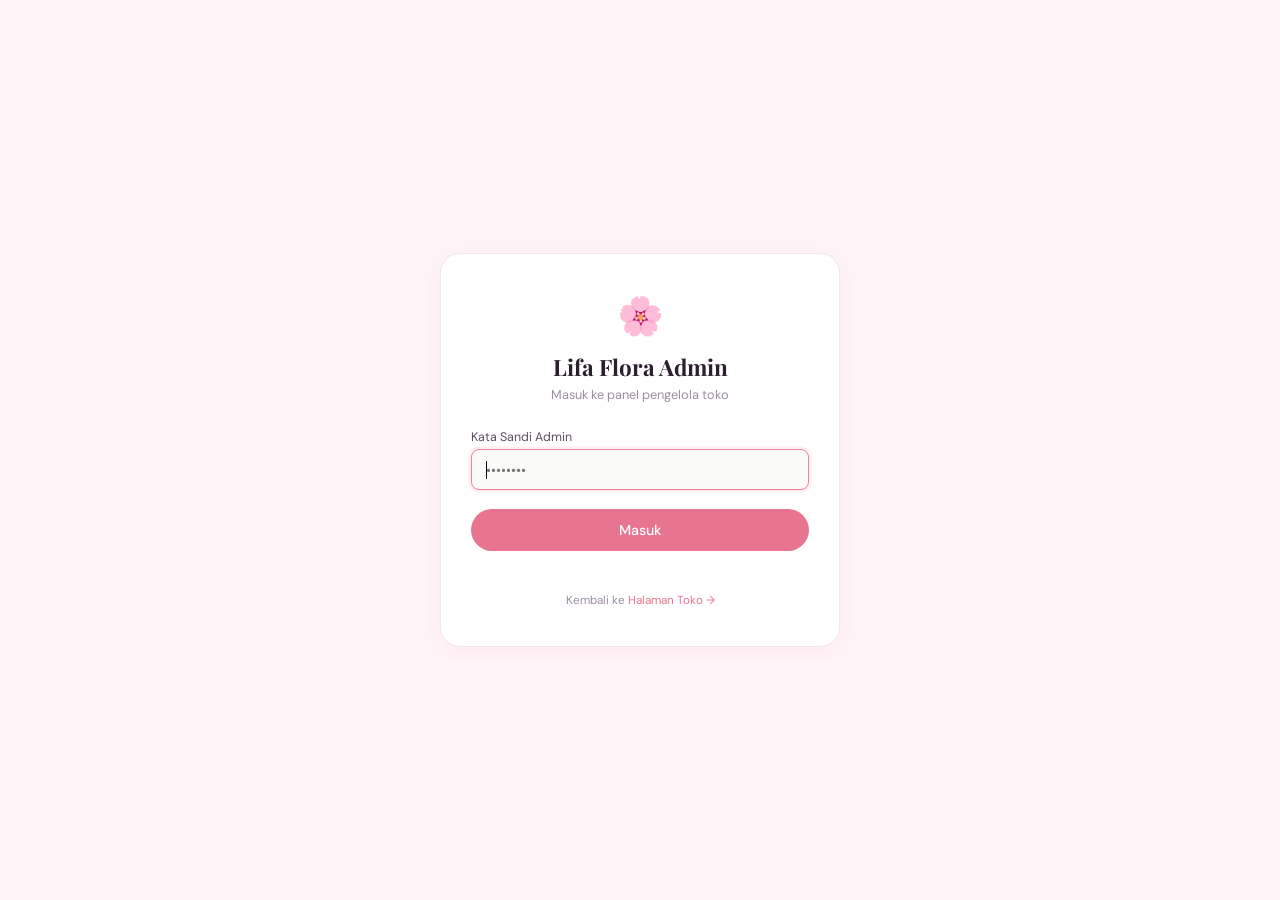
<file: admin.html>
<!DOCTYPE html>
<html lang="id">
<head>
  <meta charset="UTF-8" />
  <meta http-equiv="refresh" content="0; url=admin_login.html" />
  <title>Admin — Lifa Flora</title>
</head>
<body>
  <p>Mengalihkan ke <a href="admin_login.html">halaman admin baru...</a></p>
</body>
</html>
</file>
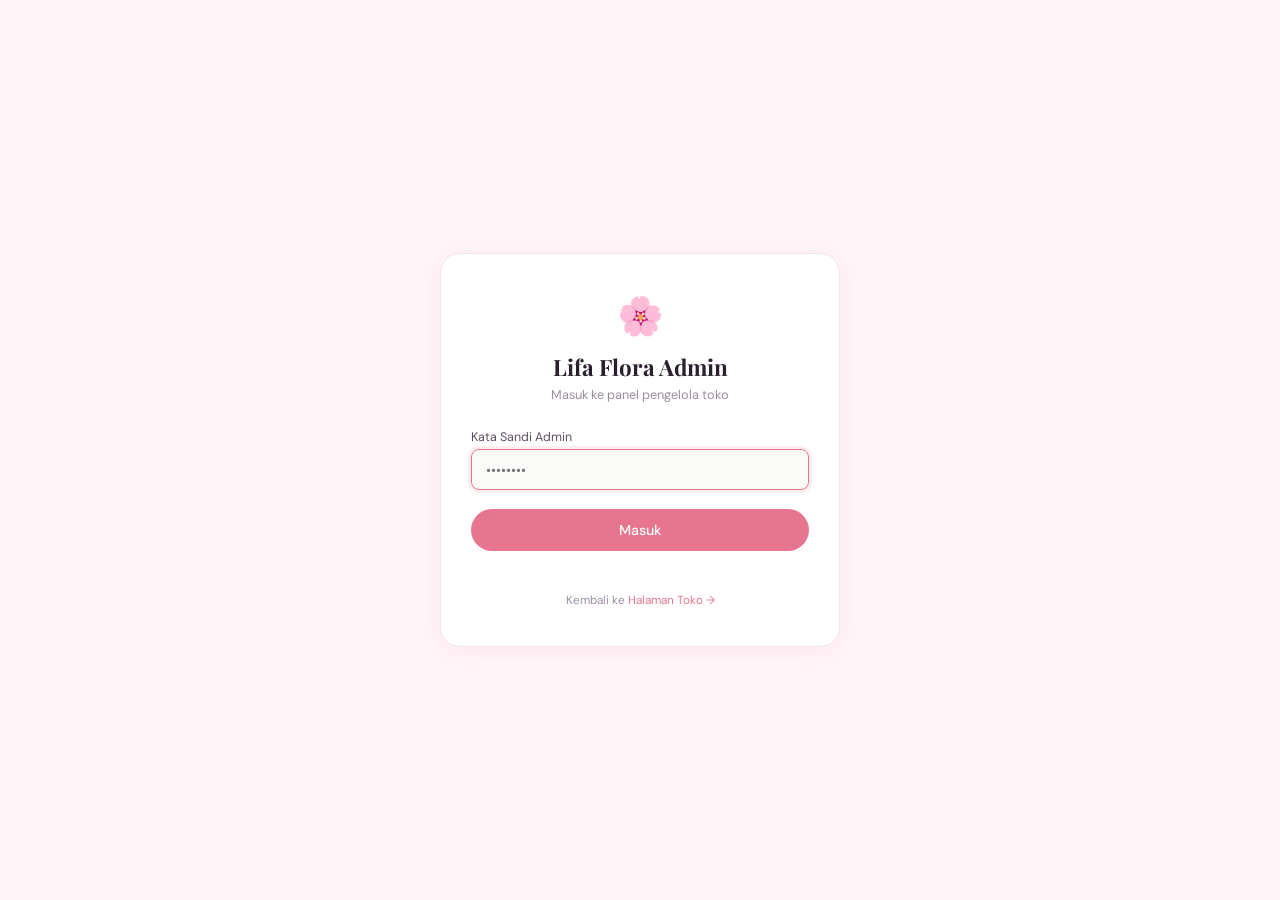
<file: admin_dashboard.html>
<!DOCTYPE html>
<html lang="id">
<head>
  <meta charset="UTF-8" />
  <meta name="viewport" content="width=device-width, initial-scale=1.0" />
  <title>Dashboard — Lifa Flora Admin</title>
  <link href="https://fonts.googleapis.com/css2?family=Playfair+Display:wght@600;700&family=DM+Sans:wght@300;400;500&display=swap" rel="stylesheet" />
  <link rel="stylesheet" href="admin_style.css" />
</head>
<body>

<div class="ad-shell">

  <!-- SIDEBAR -->
  <aside class="ad-sidebar">
    <div class="ad-brand">
      <div class="ad-brand-icon">🌸</div>
      <div class="ad-brand-name">Lifa <em>Flora</em></div>
      <div class="ad-brand-sub">Panel Admin</div>
    </div>
    <nav class="ad-nav">
      <a href="admin_dashboard.html" class="ad-nav-link active"><span class="ad-nav-icon">📊</span> Dashboard</a>
      <a href="admin_produk.html"    class="ad-nav-link"><span class="ad-nav-icon">🌹</span> Produk</a>
      <a href="admin_pesanan.html"   class="ad-nav-link"><span class="ad-nav-icon">📦</span> Pesanan</a>
    </nav>
    <div class="ad-sidebar-footer">
      <button class="ad-logout-btn" onclick="doLogout()">🚪 Keluar</button>
    </div>
  </aside>

  <!-- MAIN -->
  <main class="ad-main">
    <div class="ad-topbar">
      <div>
        <div class="ad-page-title">Dashboard</div>
        <div class="ad-page-sub">Selamat datang kembali, Admin 👋</div>
      </div>
    </div>
    <!-- Stat cards -->
    <div class="ad-stat-grid">
      <div class="ad-stat-card">
        <div class="ad-stat-icon">🌹</div>
        <div class="ad-stat-val" id="statProduk">—</div>
        <div class="ad-stat-label">Total Produk</div>
      </div>
      <div class="ad-stat-card">
        <div class="ad-stat-icon">📦</div>
        <div class="ad-stat-val" id="statPesanan">—</div>
        <div class="ad-stat-label">Total Pesanan</div>
      </div>
      <div class="ad-stat-card">
        <div class="ad-stat-icon">💰</div>
        <div class="ad-stat-val" id="statRevenue">—</div>
        <div class="ad-stat-label">Total Pendapatan</div>
      </div>
      <div class="ad-stat-card">
        <div class="ad-stat-icon">⚠️</div>
        <div class="ad-stat-val" id="statStok">—</div>
        <div class="ad-stat-label">Stok Hampir Habis</div>
      </div>
    </div>

    <!-- Grid bawah -->
    <div class="ad-dash-grid">

      <!-- Pesanan terbaru -->
      <div class="ad-card">
        <div class="ad-card-header">
          <span class="ad-card-title">📦 Pesanan Terbaru</span>
          <a href="admin_pesanan.html" class="ad-link">Lihat semua →</a>
        </div>
        <div class="ad-table-wrap">
          <table class="ad-table">
            <thead>
              <tr>
                <th>No.</th>
                <th>Pembeli</th>
                <th>Total</th>
                <th>Status</th>
                <th>Tanggal</th>
              </tr>
            </thead>
            <tbody id="dashRecentOrders">
              <tr><td colspan="5" class="ad-empty">Memuat...</td></tr>
            </tbody>
          </table>
        </div>
      </div>

      <!-- Stok rendah -->
      <div class="ad-card">
        <div class="ad-card-header">
          <span class="ad-card-title">⚠️ Stok Hampir Habis</span>
          <a href="admin_produk.html" class="ad-link">Kelola →</a>
        </div>
        <div class="ad-table-wrap">
          <table class="ad-table">
            <thead>
              <tr>
                <th>Produk</th>
                <th>Stok</th>
                <th>Aksi</th>
              </tr>
            </thead>
            <tbody id="dashStokRendah">
              <tr><td colspan="3" class="ad-empty">Memuat...</td></tr>
            </tbody>
          </table>
        </div>
      </div>

    </div>
  </main>
</div>

<div class="toast" id="toast"></div>
<script src="admin_script.js"></script>
<script>initDashboard();</script>
</body>
</html>
</file>
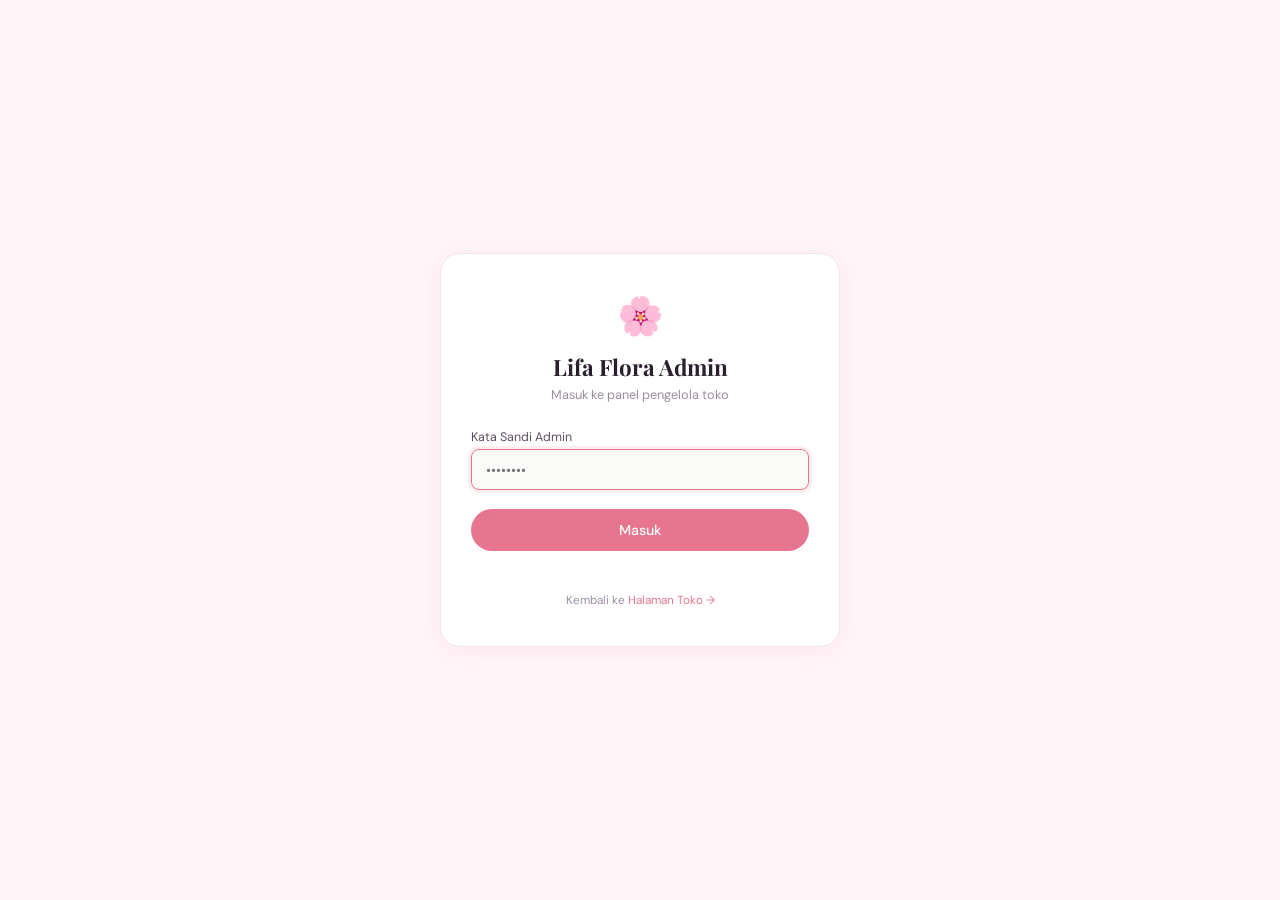
<file: admin_edit_produk.html>
<!DOCTYPE html>
<html lang="id">
<head>
  <meta charset="UTF-8" />
  <meta name="viewport" content="width=device-width, initial-scale=1.0" />
  <title>Edit Produk — Lifa Flora Admin</title>
  <link href="https://fonts.googleapis.com/css2?family=Playfair+Display:wght@600;700&family=DM+Sans:wght@300;400;500&display=swap" rel="stylesheet" />
  <link rel="stylesheet" href="admin_style.css" />
  <style>
    .foto-upload-area {
      border: 2px dashed var(--ad-border);
      border-radius: var(--ad-radius);
      padding: 1.25rem;
      text-align: center;
      cursor: pointer;
      transition: all 0.2s;
      background: var(--ad-offwhite);
      position: relative;
    }
    .foto-upload-area:hover { border-color: var(--ad-pink); background: var(--ad-pink-lt); }
    .foto-upload-area input[type="file"] {
      position: absolute; inset: 0; opacity: 0; cursor: pointer; width: 100%; height: 100%;
    }
    .foto-upload-icon { font-size: 2rem; margin-bottom: 0.35rem; }
    .foto-upload-text { font-size: 0.82rem; color: var(--ad-muted); }
    .foto-preview-wrap {
      display: none; position: relative;
      border-radius: var(--ad-radius); overflow: hidden;
      border: 2px solid var(--ad-pink);
    }
    .foto-preview-wrap img {
      width: 100%; height: 160px; object-fit: cover; display: block;
    }
    .foto-preview-remove {
      position: absolute; top: 6px; right: 6px;
      background: rgba(0,0,0,0.6); color: white;
      border: none; border-radius: 50%;
      width: 24px; height: 24px; cursor: pointer;
      font-size: 0.75rem; display: flex; align-items: center; justify-content: center;
    }
    .foto-current {
      border: 1px solid var(--ad-border);
      border-radius: var(--ad-radius);
      overflow: hidden;
      margin-bottom: 0.5rem;
    }
    .foto-current img { width: 100%; height: 140px; object-fit: cover; display: block; }
    .foto-current-label {
      font-size: 0.72rem; color: var(--ad-muted);
      padding: 0.3rem 0.5rem; background: var(--ad-offwhite);
      text-align: center;
    }
  </style>
</head>
<body>

<div class="ad-shell">

  <!-- SIDEBAR -->
  <aside class="ad-sidebar">
    <div class="ad-brand">
      <div class="ad-brand-icon">🌸</div>
      <div class="ad-brand-name">Lifa <em>Flora</em></div>
      <div class="ad-brand-sub">Panel Admin</div>
    </div>
    <nav class="ad-nav">
      <a href="admin_dashboard.html" class="ad-nav-link"><span class="ad-nav-icon">📊</span> Dashboard</a>
      <a href="admin_produk.html"    class="ad-nav-link active"><span class="ad-nav-icon">🌹</span> Produk</a>
      <a href="admin_pesanan.html"   class="ad-nav-link"><span class="ad-nav-icon">📦</span> Pesanan</a>
    </nav>
    <div class="ad-sidebar-footer">
      <button class="ad-logout-btn" onclick="doLogout()">🚪 Keluar</button>
    </div>
  </aside>

  <!-- MAIN -->
  <main class="ad-main">
    <div class="ad-topbar">
      <div>
        <div class="ad-page-title">Edit Produk</div>
        <div class="ad-page-sub">Ubah detail produk yang sudah ada</div>
      </div>
    </div>

    <div class="ad-form-card">
      <form id="formEditProduk">
        <div class="ad-form-grid">

          <div class="ad-field full">
            <label for="epNama">Nama Produk *</label>
            <input type="text" id="epNama" placeholder="Nama produk" required />
          </div>

          <div class="ad-field">
            <label for="epHarga">Harga (Rp) *</label>
            <input type="number" id="epHarga" placeholder="185000" min="0" required />
          </div>

          <div class="ad-field">
            <label for="epStok">Stok *</label>
            <input type="number" id="epStok" placeholder="10" min="0" required />
          </div>

          <div class="ad-field">
            <label for="epKategori">Kategori *</label>
            <select id="epKategori" required>
              <option value="anniversary">Anniversary</option>
              <option value="ulang tahun">Ulang Tahun</option>
              <option value="wisuda">Wisuda</option>
              <option value="custom">Custom</option>
            </select>
          </div>

          <div class="ad-field">
            <label for="epEmoji">Emoji Produk</label>
            <input type="text" id="epEmoji" placeholder="💐" maxlength="4" />
          </div>

          <div class="ad-field full">
            <label>Foto Produk</label>
            <div class="foto-current" id="epFotoCurrent" style="display:none;">
              <img id="epFotoCurrentImg" src="" alt="Foto saat ini" />
              <div class="foto-current-label">📸 Foto saat ini — klik di bawah untuk ganti</div>
            </div>
            <div class="foto-upload-area" id="epFotoArea" onclick="document.getElementById('epFoto').click()">
              <input type="file" id="epFoto" accept="image/*" onchange="previewFoto('epFoto','epFotoPreview','epFotoArea')" />
              <div class="foto-upload-icon">📸</div>
              <div class="foto-upload-text">Klik untuk ganti foto produk<br/><small>JPG, PNG, WEBP — Maks. 2MB</small></div>
            </div>
            <div class="foto-preview-wrap" id="epFotoPreview">
              <img id="epFotoImg" src="" alt="Preview baru" />
              <button type="button" class="foto-preview-remove" onclick="removeFoto('epFoto','epFotoPreview','epFotoArea')">✕</button>
            </div>
          </div>

          <div class="ad-field full">
            <label for="epDesc">Deskripsi Produk</label>
            <textarea id="epDesc" placeholder="Deskripsi singkat produk..."></textarea>
          </div>

          <label class="ad-checkbox-row">
            <input type="checkbox" id="epHot" />
            🔥 Tandai sebagai produk <strong>Hot / Terlaris</strong>
          </label>

          <div class="ad-form-actions">
            <button type="submit" class="ad-submit-btn">💾 Simpan Perubahan</button>
            <a href="admin_produk.html" class="ad-cancel-btn">Batal</a>
          </div>

        </div>
      </form>
    </div>
  </main>
</div>

<div class="toast" id="toast"></div>
<script src="admin_script.js"></script>
<script>initEditProduk();</script>
</body>
</html>
</file>
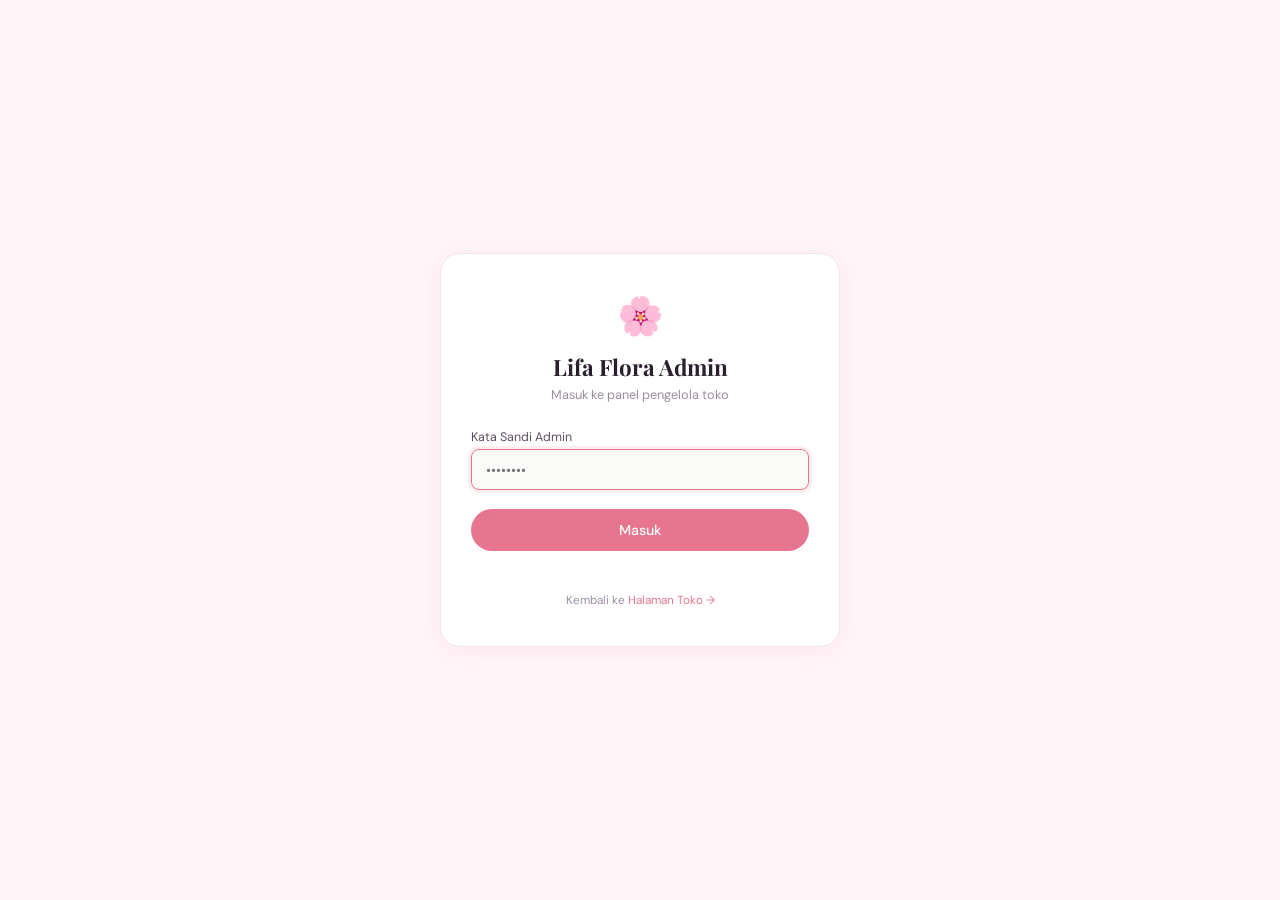
<file: admin_login.html>
<!DOCTYPE html>
<html lang="id">
<head>
  <meta charset="UTF-8" />
  <meta name="viewport" content="width=device-width, initial-scale=1.0" />
  <title>Login Admin — Lifa Flora</title>
  <link href="https://fonts.googleapis.com/css2?family=Playfair+Display:wght@600;700&family=DM+Sans:wght@300;400;500&display=swap" rel="stylesheet" />
  <link rel="stylesheet" href="admin_style.css" />
</head>
<body>

  <main class="ad-auth-page">
    <div class="ad-auth-card">
      <span class="ad-auth-icon">🌸</span>
      <h1 class="ad-auth-title">Lifa Flora Admin</h1>
      <p class="ad-auth-sub">Masuk ke panel pengelola toko</p>

      <form onsubmit="doLogin(event)">
        <div class="ad-auth-field">
          <label for="adminPwd">Kata Sandi Admin</label>
          <input type="password" id="adminPwd" placeholder="••••••••" required autofocus />
        </div>
        <button type="submit" class="ad-auth-btn">Masuk</button>
        <p class="ad-auth-msg" id="adminLoginMsg"></p>
      </form>

      <p class="ad-auth-hint">Kembali ke <a href="index.html" style="color:var(--ad-pink)">Halaman Toko →</a></p>
    </div>
  </main>

  <div class="toast" id="toast"></div>
  <script src="admin_script.js"></script>
  <script>
    // Jika sudah login, langsung ke dashboard
    if (isLoggedIn()) window.location.href = "admin_dashboard.html";
  </script>
</body>
</html>
</file>
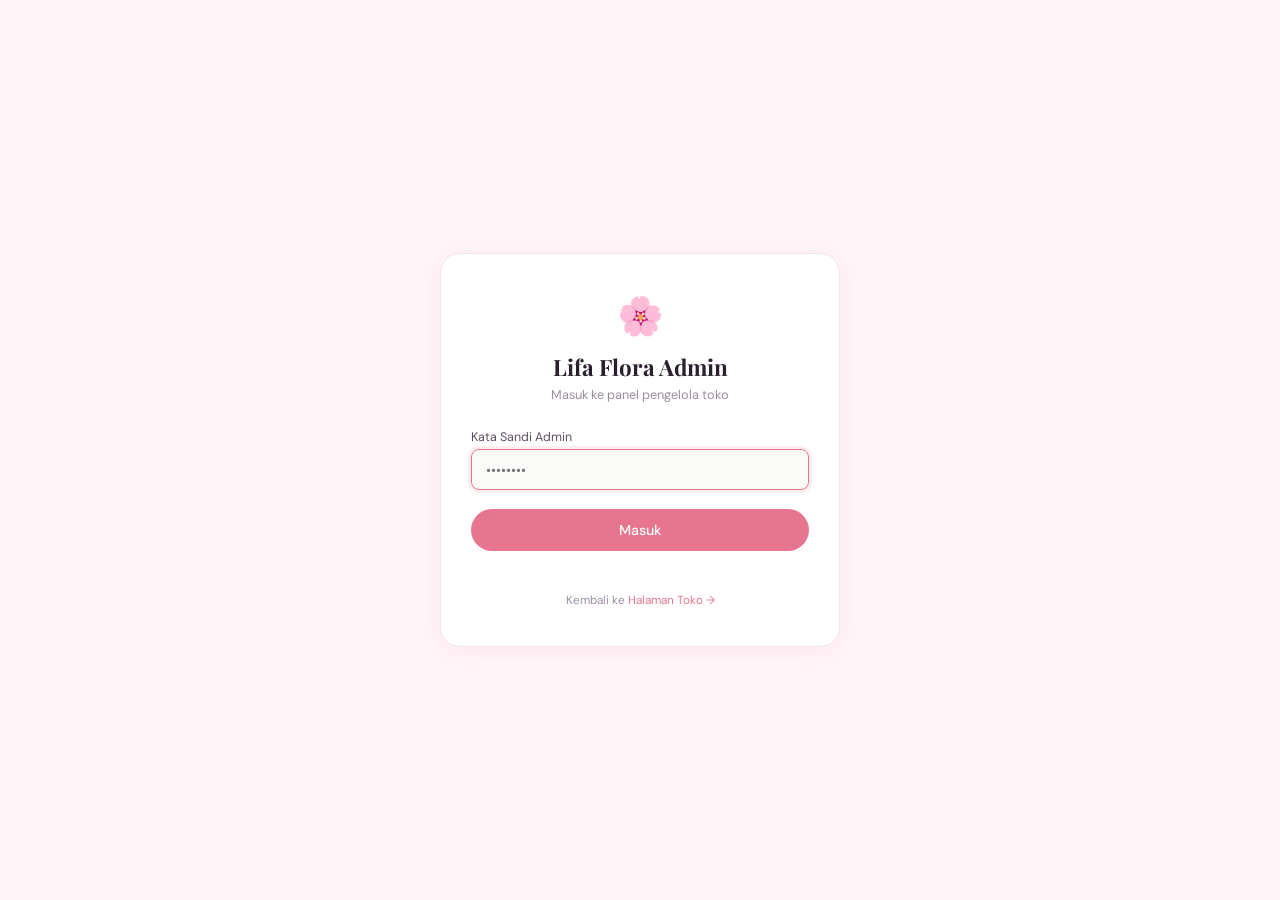
<file: admin_pesanan.html>
<!DOCTYPE html>
<html lang="id">
<head>
  <meta charset="UTF-8" />
  <meta name="viewport" content="width=device-width, initial-scale=1.0" />
  <title>Pesanan — Lifa Flora Admin</title>
  <link href="https://fonts.googleapis.com/css2?family=Playfair+Display:wght@600;700&family=DM+Sans:wght@300;400;500&display=swap" rel="stylesheet" />
  <link rel="stylesheet" href="admin_style.css" />
</head>
<body>

<div class="ad-shell">

  <!-- SIDEBAR -->
  <aside class="ad-sidebar">
    <div class="ad-brand">
      <div class="ad-brand-icon">🌸</div>
      <div class="ad-brand-name">Lifa <em>Flora</em></div>
      <div class="ad-brand-sub">Panel Admin</div>
    </div>
    <nav class="ad-nav">
      <a href="admin_dashboard.html" class="ad-nav-link"><span class="ad-nav-icon">📊</span> Dashboard</a>
      <a href="admin_produk.html"    class="ad-nav-link"><span class="ad-nav-icon">🌹</span> Produk</a>
      <a href="admin_pesanan.html"   class="ad-nav-link active"><span class="ad-nav-icon">📦</span> Pesanan</a>
    </nav>
    <div class="ad-sidebar-footer">
      <button class="ad-logout-btn" onclick="doLogout()">🚪 Keluar</button>
    </div>
  </aside>

  <!-- MAIN -->
  <main class="ad-main">
    <div class="ad-topbar">
      <div>
        <div class="ad-page-title">Kelola Pesanan</div>
        <div class="ad-page-sub">Pantau dan update status pesanan pelanggan</div>
      </div>
    </div>

    <div class="ad-card">
      <div class="ad-card-header">
        <span class="ad-card-title">📦 Semua Pesanan</span>
        <!-- Filter buttons -->
        <div class="ad-filters">
          <button class="ad-filter-btn active" data-filter="semua"    onclick="filterPesanan(this)">Semua</button>
          <button class="ad-filter-btn"         data-filter="Diproses" onclick="filterPesanan(this)">Diproses</button>
          <button class="ad-filter-btn"         data-filter="Dikirim"  onclick="filterPesanan(this)">Dikirim</button>
          <button class="ad-filter-btn"         data-filter="Selesai"  onclick="filterPesanan(this)">Selesai</button>
        </div>
      </div>
      <div class="ad-table-wrap">
        <table class="ad-table">
          <thead>
            <tr>
              <th>No. Pesanan</th>
              <th>Pembeli</th>
              <th>Produk</th>
              <th>Total</th>
              <th>Status</th>
              <th>Aksi</th>
            </tr>
          </thead>
          <tbody id="pesananTableBody">
            <tr><td colspan="6" class="ad-empty">Memuat...</td></tr>
          </tbody>
        </table>
      </div>
    </div>
  </main>
</div>

<div class="toast" id="toast"></div>
<script src="admin_script.js"></script>
<script>
  initPesanan();

  function filterPesanan(btn) {
    document.querySelectorAll(".ad-filter-btn").forEach(b => b.classList.remove("active"));
    btn.classList.add("active");
    renderPesananTable(btn.dataset.filter);
  }
</script>
</body>
</html>
</file>
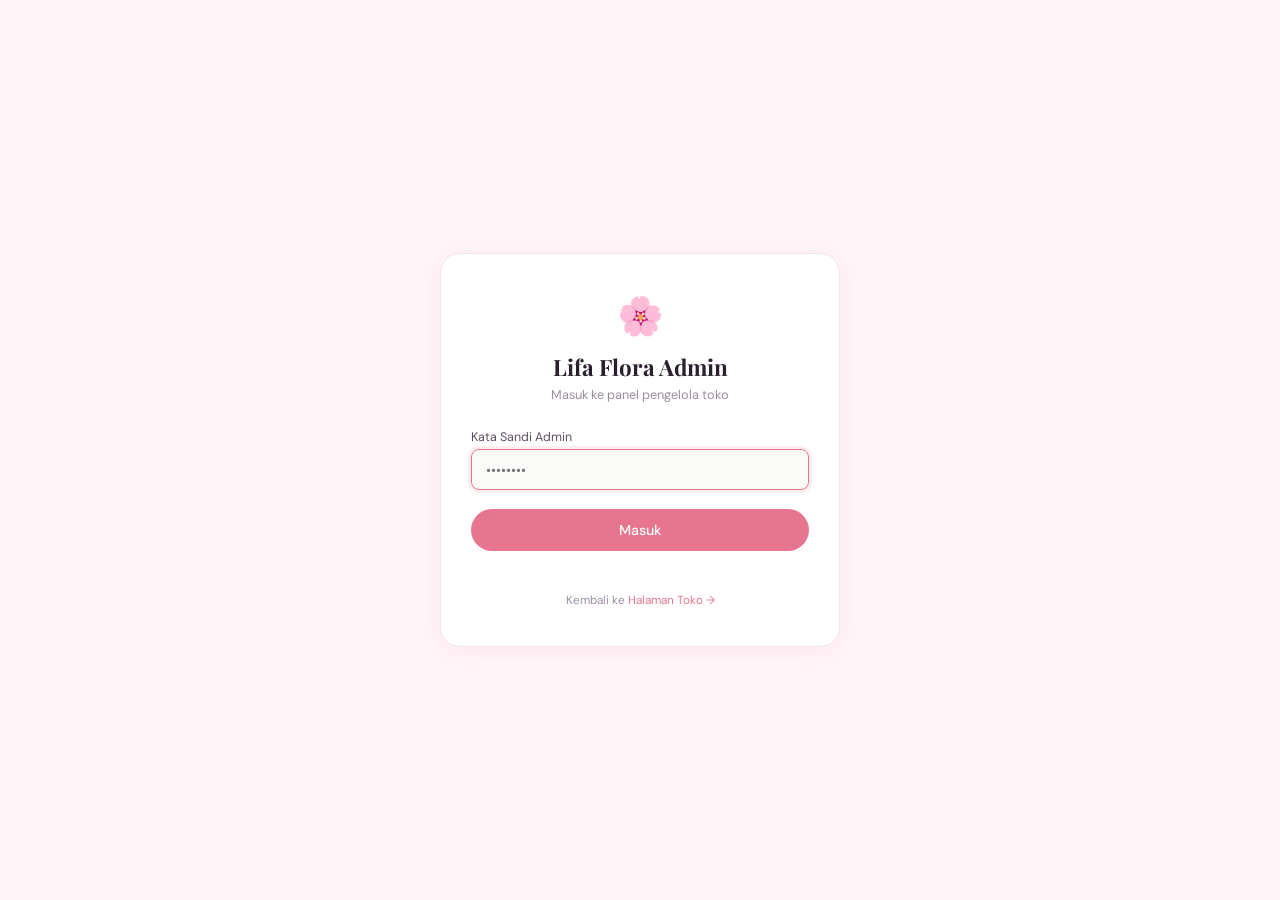
<file: admin_tambah_produk.html>
<!DOCTYPE html>
<html lang="id">
<head>
  <meta charset="UTF-8" />
  <meta name="viewport" content="width=device-width, initial-scale=1.0" />
  <title>Tambah Produk — Lifa Flora Admin</title>
  <link href="https://fonts.googleapis.com/css2?family=Playfair+Display:wght@600;700&family=DM+Sans:wght@300;400;500&display=swap" rel="stylesheet" />
  <link rel="stylesheet" href="admin_style.css" />
  <style>
    .foto-upload-area {
      border: 2px dashed var(--ad-border);
      border-radius: var(--ad-radius);
      padding: 1.25rem;
      text-align: center;
      cursor: pointer;
      transition: all 0.2s;
      background: var(--ad-offwhite);
      position: relative;
    }
    .foto-upload-area:hover { border-color: var(--ad-pink); background: var(--ad-pink-lt); }
    .foto-upload-area input[type="file"] {
      position: absolute; inset: 0; opacity: 0; cursor: pointer; width: 100%; height: 100%;
    }
    .foto-upload-icon { font-size: 2rem; margin-bottom: 0.35rem; }
    .foto-upload-text { font-size: 0.82rem; color: var(--ad-muted); }
    .foto-preview-wrap {
      display: none; position: relative;
      border-radius: var(--ad-radius); overflow: hidden;
      border: 2px solid var(--ad-pink);
    }
    .foto-preview-wrap img {
      width: 100%; height: 160px; object-fit: cover; display: block;
    }
    .foto-preview-remove {
      position: absolute; top: 6px; right: 6px;
      background: rgba(0,0,0,0.6); color: white;
      border: none; border-radius: 50%;
      width: 24px; height: 24px; cursor: pointer;
      font-size: 0.75rem; display: flex; align-items: center; justify-content: center;
    }
  </style>
</head>
<body>

<div class="ad-shell">

  <!-- SIDEBAR -->
  <aside class="ad-sidebar">
    <div class="ad-brand">
      <div class="ad-brand-icon">🌸</div>
      <div class="ad-brand-name">Lifa <em>Flora</em></div>
      <div class="ad-brand-sub">Panel Admin</div>
    </div>
    <nav class="ad-nav">
      <a href="admin_dashboard.html" class="ad-nav-link"><span class="ad-nav-icon">📊</span> Dashboard</a>
      <a href="admin_produk.html"    class="ad-nav-link active"><span class="ad-nav-icon">🌹</span> Produk</a>
      <a href="admin_pesanan.html"   class="ad-nav-link"><span class="ad-nav-icon">📦</span> Pesanan</a>
    </nav>
    <div class="ad-sidebar-footer">
      <button class="ad-logout-btn" onclick="doLogout()">🚪 Keluar</button>
    </div>
  </aside>

  <!-- MAIN -->
  <main class="ad-main">
    <div class="ad-topbar">
      <div>
        <div class="ad-page-title">Tambah Produk</div>
        <div class="ad-page-sub">Isi detail produk buket baru</div>
      </div>
    </div>

    <div class="ad-form-card">
      <form id="formTambahProduk">
        <div class="ad-form-grid">

          <div class="ad-field full">
            <label for="tpNama">Nama Produk *</label>
            <input type="text" id="tpNama" placeholder="Contoh: Rose Elegance" required />
          </div>

          <div class="ad-field">
            <label for="tpHarga">Harga (Rp) *</label>
            <input type="number" id="tpHarga" placeholder="185000" min="0" required />
          </div>

          <div class="ad-field">
            <label for="tpStok">Stok Awal *</label>
            <input type="number" id="tpStok" placeholder="10" min="0" required />
          </div>

          <div class="ad-field">
            <label for="tpKategori">Kategori *</label>
            <select id="tpKategori" required>
              <option value="">-- Pilih Kategori --</option>
              <option value="anniversary">Anniversary</option>
              <option value="ulang tahun">Ulang Tahun</option>
              <option value="wisuda">Wisuda</option>
              <option value="custom">Custom</option>
            </select>
          </div>

          <div class="ad-field">
            <label for="tpEmoji">Emoji Produk</label>
            <input type="text" id="tpEmoji" placeholder="💐" maxlength="4" />
          </div>

          <div class="ad-field full">
            <label>Foto Produk</label>
            <div class="foto-upload-area" id="tpFotoArea" onclick="document.getElementById('tpFoto').click()">
              <input type="file" id="tpFoto" accept="image/*" onchange="previewFoto('tpFoto','tpFotoPreview','tpFotoArea')" />
              <div class="foto-upload-icon">📸</div>
              <div class="foto-upload-text">Klik untuk pilih foto produk<br/><small>JPG, PNG, WEBP — Maks. 2MB</small></div>
            </div>
            <div class="foto-preview-wrap" id="tpFotoPreview">
              <img id="tpFotoImg" src="" alt="Preview" />
              <button type="button" class="foto-preview-remove" onclick="removeFoto('tpFoto','tpFotoPreview','tpFotoArea')">✕</button>
            </div>
          </div>

          <div class="ad-field full">
            <label for="tpDesc">Deskripsi Produk</label>
            <textarea id="tpDesc" placeholder="Tulis deskripsi singkat produk..."></textarea>
          </div>

          <label class="ad-checkbox-row">
            <input type="checkbox" id="tpHot" />
            🔥 Tandai sebagai produk <strong>Hot / Terlaris</strong>
          </label>

          <div class="ad-form-actions">
            <button type="submit" class="ad-submit-btn">✅ Simpan Produk</button>
            <a href="admin_produk.html" class="ad-cancel-btn">Batal</a>
          </div>

        </div>
      </form>
    </div>
  </main>
</div>

<div class="toast" id="toast"></div>
<script src="admin_script.js"></script>
<script>initTambahProduk();</script>
</body>
</html>
</file>
<file: admin_style.css>
/* ============================================================
   admin_style.css — Lifa Flora Admin UI
   ============================================================ */

:root {
  --ad-pink:     #E8758F;
  --ad-pink-lt:  #FDE8EE;
  --ad-pink-bg:  #FFF5F8;
  --ad-green:    #6DA58A;
  --ad-green-lt: #E8F5EE;
  --ad-white:    #FFFFFF;
  --ad-offwhite: #FAFAF8;
  --ad-border:   #F0E6EC;
  --ad-dark:     #2A1F2D;
  --ad-mid:      #5C4D62;
  --ad-muted:    #9B8EA0;
  --ad-radius:   12px;
  --ad-shadow:   0 4px 24px rgba(232,117,143,0.10);
  --ad-sidebar:  220px;
}

*, *::before, *::after { box-sizing: border-box; margin: 0; padding: 0; }
html { font-size: 15px; }
body {
  font-family: 'DM Sans', 'Segoe UI', sans-serif;
  background: var(--ad-pink-bg);
  color: var(--ad-dark);
  min-height: 100vh;
}

a { color: inherit; text-decoration: none; }

/* ---- Shell layout ---- */
.ad-shell {
  display: flex;
  min-height: 100vh;
}

/* ---- Sidebar ---- */
.ad-sidebar {
  width: var(--ad-sidebar);
  background: var(--ad-white);
  border-right: 1px solid var(--ad-border);
  display: flex;
  flex-direction: column;
  position: fixed;
  top: 0; left: 0;
  height: 100vh;
  z-index: 100;
  box-shadow: 2px 0 12px rgba(232,117,143,0.07);
}

.ad-brand {
  padding: 1.4rem 1.25rem 1rem;
  border-bottom: 1px solid var(--ad-border);
}

.ad-brand-icon { font-size: 1.6rem; }

.ad-brand-name {
  font-family: 'Playfair Display', serif;
  font-size: 1.1rem;
  color: var(--ad-dark);
  margin-top: 0.25rem;
}

.ad-brand-name em { color: var(--ad-pink); font-style: normal; }
.ad-brand-sub { font-size: 0.72rem; color: var(--ad-muted); }

.ad-nav { flex: 1; padding: 0.75rem 0; }

.ad-nav-link {
  display: flex;
  align-items: center;
  gap: 0.6rem;
  padding: 0.7rem 1.25rem;
  font-size: 0.88rem;
  color: var(--ad-mid);
  transition: all 0.2s;
  border-left: 3px solid transparent;
}

.ad-nav-link:hover {
  background: var(--ad-pink-bg);
  color: var(--ad-pink);
}

.ad-nav-link.active {
  background: var(--ad-pink-lt);
  color: var(--ad-pink);
  font-weight: 600;
  border-left-color: var(--ad-pink);
}

.ad-nav-icon { font-size: 1rem; width: 20px; text-align: center; }

.ad-sidebar-footer {
  padding: 1rem 1.25rem;
  border-top: 1px solid var(--ad-border);
}

.ad-logout-btn {
  width: 100%;
  display: flex;
  align-items: center;
  gap: 0.5rem;
  padding: 0.65rem 0.9rem;
  background: none;
  border: 1px solid var(--ad-border);
  border-radius: 8px;
  font-size: 0.85rem;
  color: var(--ad-mid);
  cursor: pointer;
  transition: all 0.2s;
}

.ad-logout-btn:hover {
  background: #FDE8EE;
  color: var(--ad-pink);
  border-color: var(--ad-pink);
}

/* ---- Main content ---- */
.ad-main {
  flex: 1;
  margin-left: var(--ad-sidebar);
  padding: 1.75rem;
  min-height: 100vh;
}

/* ---- Topbar ---- */
.ad-topbar {
  display: flex;
  justify-content: space-between;
  align-items: center;
  margin-bottom: 1.75rem;
  flex-wrap: wrap;
  gap: 0.75rem;
}

.ad-page-title {
  font-family: 'Playfair Display', serif;
  font-size: 1.5rem;
  color: var(--ad-dark);
}

.ad-page-sub {
  font-size: 0.85rem;
  color: var(--ad-muted);
  margin-top: 0.2rem;
}

/* ---- Stat cards ---- */
.ad-stat-grid {
  display: grid;
  grid-template-columns: repeat(auto-fill, minmax(180px, 1fr));
  gap: 1rem;
  margin-bottom: 1.75rem;
}

.ad-stat-card {
  background: var(--ad-white);
  border-radius: var(--ad-radius);
  border: 1px solid var(--ad-border);
  padding: 1.25rem;
  box-shadow: var(--ad-shadow);
}

.ad-stat-icon { font-size: 1.5rem; margin-bottom: 0.5rem; }
.ad-stat-val {
  font-family: 'Playfair Display', serif;
  font-size: 1.4rem;
  font-weight: 700;
  color: var(--ad-dark);
}
.ad-stat-label { font-size: 0.78rem; color: var(--ad-muted); margin-top: 0.2rem; }

/* ---- Cards ---- */
.ad-card {
  background: var(--ad-white);
  border-radius: var(--ad-radius);
  border: 1px solid var(--ad-border);
  box-shadow: var(--ad-shadow);
  overflow: hidden;
  margin-bottom: 1.25rem;
}

.ad-card-header {
  display: flex;
  justify-content: space-between;
  align-items: center;
  padding: 1rem 1.25rem;
  border-bottom: 1px solid var(--ad-border);
  flex-wrap: wrap;
  gap: 0.5rem;
}

.ad-card-title {
  font-weight: 600;
  font-size: 0.95rem;
  color: var(--ad-dark);
}

/* ---- Table ---- */
.ad-table-wrap { overflow-x: auto; }

.ad-table {
  width: 100%;
  border-collapse: collapse;
  font-size: 0.88rem;
}

.ad-table th {
  background: var(--ad-pink-bg);
  color: var(--ad-mid);
  font-weight: 600;
  font-size: 0.78rem;
  text-transform: uppercase;
  letter-spacing: 0.06em;
  padding: 0.7rem 1rem;
  text-align: left;
  border-bottom: 1px solid var(--ad-border);
}

.ad-table td {
  padding: 0.8rem 1rem;
  border-bottom: 1px solid var(--ad-border);
  color: var(--ad-dark);
  vertical-align: middle;
}

.ad-table tr:last-child td { border-bottom: none; }
.ad-table tr:hover td { background: var(--ad-pink-bg); }

.ad-empty {
  text-align: center;
  color: var(--ad-muted);
  padding: 2rem;
  font-size: 0.9rem;
}

/* ---- Badges ---- */
.ad-badge {
  display: inline-block;
  padding: 0.25rem 0.65rem;
  border-radius: 999px;
  font-size: 0.75rem;
  font-weight: 600;
}

.ad-badge.hot    { background: #FEF3C7; color: #D97706; }
.ad-badge.normal { background: var(--ad-green-lt); color: var(--ad-green); }

/* ---- Stok control ---- */
.ad-stok-ctrl {
  display: flex;
  align-items: center;
  gap: 0.5rem;
}

.ad-stok-btn {
  width: 26px; height: 26px;
  border-radius: 6px;
  border: 1px solid var(--ad-border);
  background: var(--ad-offwhite);
  cursor: pointer;
  font-size: 1rem;
  display: flex; align-items: center; justify-content: center;
  transition: all 0.15s;
}

.ad-stok-btn:hover { background: var(--ad-pink-lt); border-color: var(--ad-pink); color: var(--ad-pink); }
.ad-stok-num { font-weight: 700; min-width: 28px; text-align: center; }

/* ---- Action buttons ---- */
.ad-actions { display: flex; gap: 0.4rem; align-items: center; }

.ad-btn-edit, .ad-btn-del {
  padding: 0.3rem 0.75rem;
  border-radius: 6px;
  font-size: 0.8rem;
  font-weight: 500;
  cursor: pointer;
  border: none;
  transition: all 0.15s;
  text-decoration: none;
  display: inline-block;
}

.ad-btn-edit { background: var(--ad-pink-lt); color: var(--ad-pink); }
.ad-btn-edit:hover { background: var(--ad-pink); color: white; }
.ad-btn-del { background: #FEE2E2; color: #DC2626; }
.ad-btn-del:hover { background: #DC2626; color: white; }

/* ---- Filter buttons ---- */
.ad-filters { display: flex; gap: 0.4rem; flex-wrap: wrap; }

.ad-filter-btn {
  padding: 0.35rem 0.85rem;
  border-radius: 999px;
  border: 1px solid var(--ad-border);
  background: var(--ad-offwhite);
  font-size: 0.8rem;
  cursor: pointer;
  transition: all 0.15s;
}

.ad-filter-btn.active,
.ad-filter-btn:hover {
  background: var(--ad-pink);
  color: white;
  border-color: var(--ad-pink);
}

/* ---- Add button ---- */
.ad-btn-add {
  display: inline-flex;
  align-items: center;
  gap: 0.4rem;
  padding: 0.55rem 1.1rem;
  background: var(--ad-pink);
  color: white;
  border: none;
  border-radius: 999px;
  font-size: 0.85rem;
  font-weight: 500;
  cursor: pointer;
  text-decoration: none;
  transition: all 0.2s;
}

.ad-btn-add:hover { background: #d4617a; transform: translateY(-1px); }

/* ---- Form ---- */
.ad-form-card {
  background: var(--ad-white);
  border-radius: var(--ad-radius);
  border: 1px solid var(--ad-border);
  box-shadow: var(--ad-shadow);
  padding: 2rem;
  max-width: 580px;
}

.ad-form-grid {
  display: grid;
  grid-template-columns: 1fr 1fr;
  gap: 1rem;
}

@media (max-width: 480px) { .ad-form-grid { grid-template-columns: 1fr; } }

.ad-field { display: flex; flex-direction: column; gap: 0.3rem; }
.ad-field.full { grid-column: 1 / -1; }

.ad-field label {
  font-size: 0.83rem;
  font-weight: 500;
  color: var(--ad-mid);
}

.ad-field input,
.ad-field select,
.ad-field textarea {
  padding: 0.65rem 0.85rem;
  border: 1.5px solid var(--ad-border);
  border-radius: 8px;
  font-family: inherit;
  font-size: 0.9rem;
  color: var(--ad-dark);
  background: var(--ad-offwhite);
  outline: none;
  transition: all 0.2s;
}

.ad-field input:focus,
.ad-field select:focus,
.ad-field textarea:focus {
  border-color: var(--ad-pink);
  background: white;
  box-shadow: 0 0 0 3px rgba(232,117,143,0.12);
}

.ad-field textarea { resize: vertical; min-height: 80px; }

.ad-checkbox-row {
  display: flex;
  align-items: center;
  gap: 0.5rem;
  font-size: 0.88rem;
  color: var(--ad-mid);
  cursor: pointer;
  grid-column: 1 / -1;
}

.ad-checkbox-row input[type="checkbox"] { width: 16px; height: 16px; accent-color: var(--ad-pink); }

.ad-form-actions {
  display: flex;
  gap: 0.75rem;
  margin-top: 1.25rem;
  grid-column: 1 / -1;
}

.ad-submit-btn {
  padding: 0.7rem 1.5rem;
  background: var(--ad-pink);
  color: white;
  border: none;
  border-radius: 999px;
  font-family: inherit;
  font-size: 0.9rem;
  font-weight: 500;
  cursor: pointer;
  transition: all 0.2s;
}

.ad-submit-btn:hover { background: #d4617a; }

.ad-cancel-btn {
  padding: 0.7rem 1.5rem;
  background: transparent;
  color: var(--ad-mid);
  border: 1px solid var(--ad-border);
  border-radius: 999px;
  font-family: inherit;
  font-size: 0.9rem;
  cursor: pointer;
  text-decoration: none;
  display: inline-flex;
  align-items: center;
  transition: all 0.2s;
}

.ad-cancel-btn:hover { background: var(--ad-pink-bg); }

/* ---- Link ---- */
.ad-link { color: var(--ad-pink); font-size: 0.82rem; }
.ad-link:hover { text-decoration: underline; }

/* ---- Auth page ---- */
.ad-auth-page {
  min-height: 100vh;
  background: var(--ad-pink-bg);
  display: flex;
  align-items: center;
  justify-content: center;
  padding: 2rem 1rem;
}

.ad-auth-card {
  background: var(--ad-white);
  border-radius: 20px;
  border: 1px solid var(--ad-border);
  box-shadow: var(--ad-shadow);
  padding: 2.5rem 2rem;
  width: 100%;
  max-width: 400px;
  text-align: center;
}

.ad-auth-icon { font-size: 2.5rem; margin-bottom: 0.75rem; display: block; }
.ad-auth-title { font-family: 'Playfair Display', serif; font-size: 1.5rem; color: var(--ad-dark); margin-bottom: 0.25rem; }
.ad-auth-sub { font-size: 0.85rem; color: var(--ad-muted); margin-bottom: 1.75rem; }

.ad-auth-field { margin-bottom: 1rem; text-align: left; }
.ad-auth-field label { display: block; font-size: 0.83rem; color: var(--ad-mid); margin-bottom: 0.3rem; }
.ad-auth-field input {
  width: 100%; padding: 0.7rem 0.9rem;
  border: 1.5px solid var(--ad-border);
  border-radius: 8px; font-family: inherit;
  font-size: 0.92rem; background: var(--ad-offwhite);
  outline: none; transition: all 0.2s;
}
.ad-auth-field input:focus { border-color: var(--ad-pink); box-shadow: 0 0 0 3px rgba(232,117,143,0.12); }
.ad-auth-btn {
  width: 100%; padding: 0.8rem;
  background: var(--ad-pink); color: white;
  border: none; border-radius: 999px;
  font-family: inherit; font-size: 0.95rem;
  font-weight: 500; cursor: pointer; transition: all 0.2s;
  margin-top: 0.25rem;
}
.ad-auth-btn:hover { background: #d4617a; }
.ad-auth-msg { font-size: 0.85rem; color: #d4617a; margin-top: 0.75rem; min-height: 1rem; }
.ad-auth-hint { font-size: 0.78rem; color: var(--ad-muted); margin-top: 1rem; }

/* ---- Dashboard grid ---- */
.ad-dash-grid { display: grid; grid-template-columns: 1fr 1fr; gap: 1.25rem; }
@media (max-width: 700px) { .ad-dash-grid { grid-template-columns: 1fr; } }

/* ---- Toast ---- */
.toast {
  position: fixed; bottom: 1.5rem; left: 50%; transform: translateX(-50%) translateY(80px);
  background: #2A1F2D; color: white; padding: 0.7rem 1.5rem;
  border-radius: 999px; font-size: 0.88rem; z-index: 9999;
  opacity: 0; transition: all 0.3s; pointer-events: none; white-space: nowrap;
}
.toast.show { opacity: 1; transform: translateX(-50%) translateY(0); }

/* ---- Responsive ---- */
@media (max-width: 640px) {
  .ad-sidebar { transform: translateX(-100%); }
  .ad-main    { margin-left: 0; }
}
</file>
